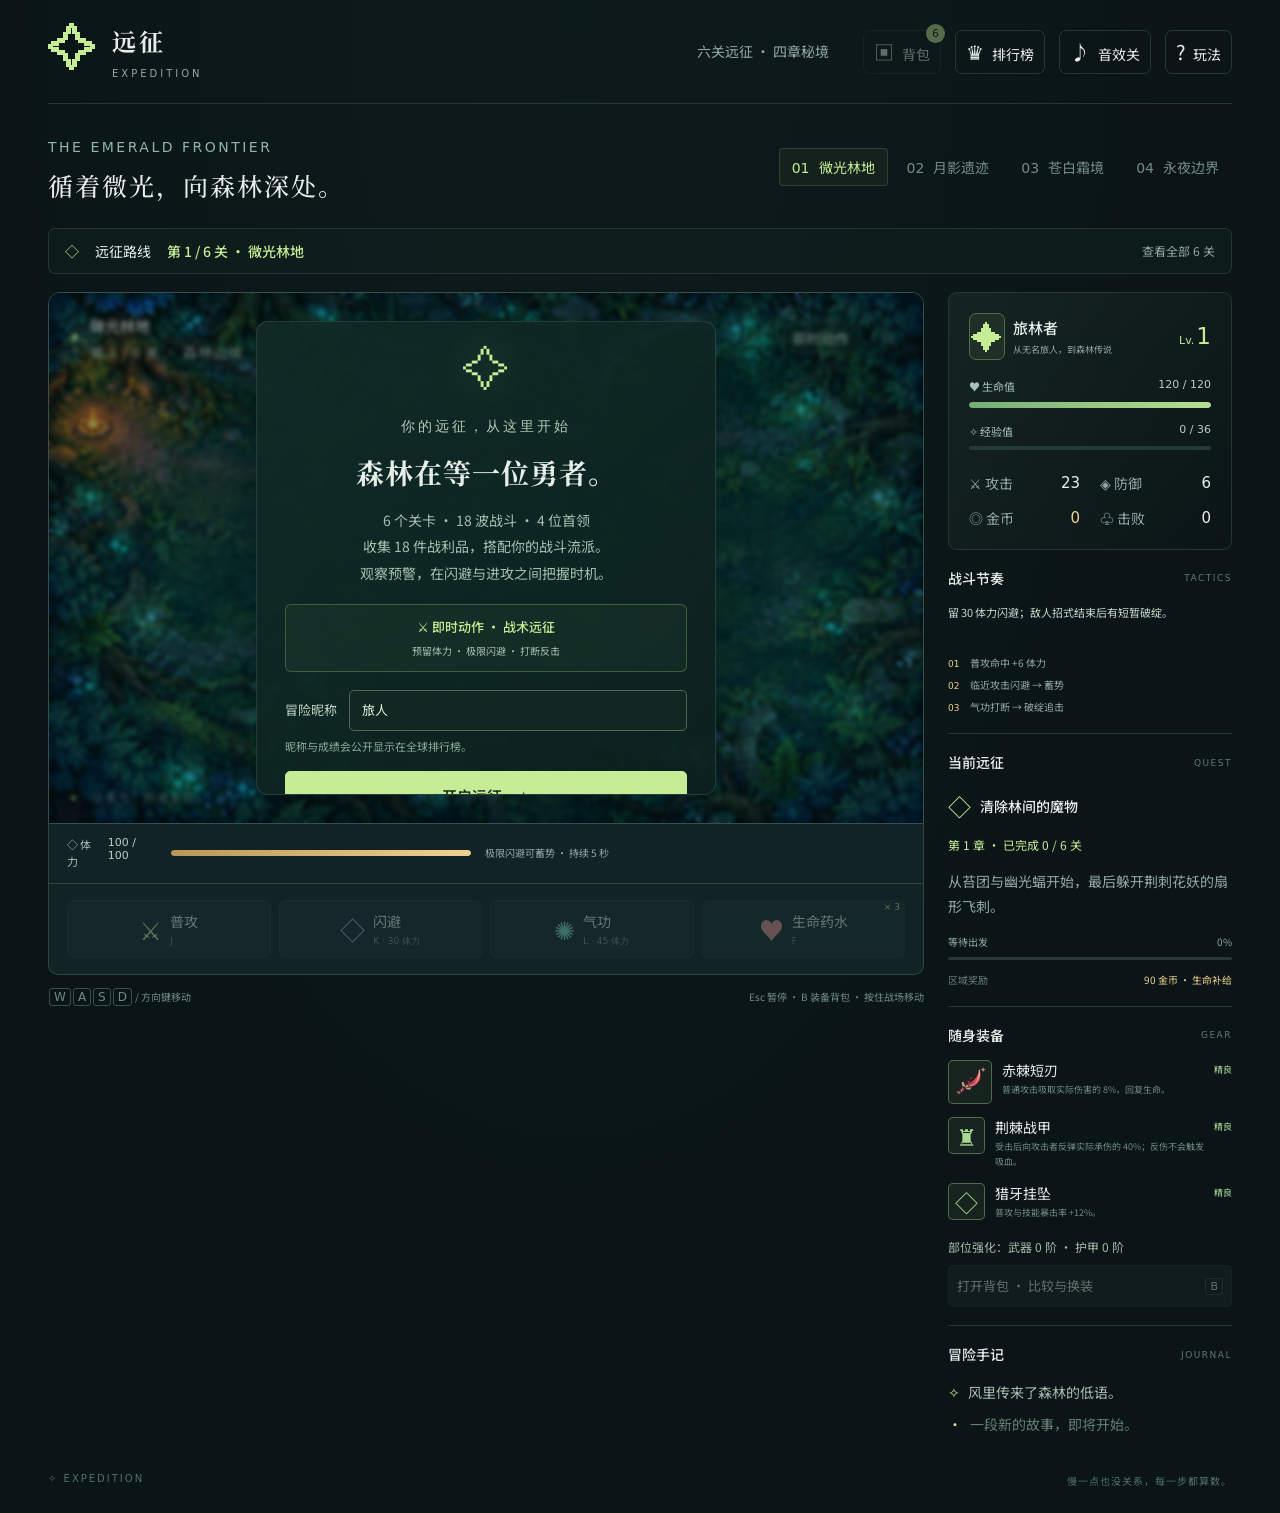
<file: mosslight/public/game/index.html>
<!doctype html>
<html lang="zh-CN">
<head>
<meta charset="UTF-8"><meta name="viewport" content="width=device-width,initial-scale=1,viewport-fit=cover">
<title>远征 · 森林冒险 RPG</title><meta name="description" content="跨越林地、遗迹、霜境与永夜，挑战6关、18波战斗和4位首领。收集18件特色装备，搭配吸血、雷击、反伤等流派；即时动作、体力调度、极限闪避与蓄力打断。">
<link rel="icon" type="image/svg+xml" href="data:image/svg+xml,%3Csvg xmlns='http://www.w3.org/2000/svg' viewBox='0 0 64 64'%3E%3Crect width='64' height='64' rx='16' fill='%230e2524'/%3E%3Cpath d='M17 44L32 11l15 33-15-7z' fill='%23b8e986'/%3E%3Cpath d='M32 31v23' stroke='%23b8e986' stroke-width='5'/%3E%3C/svg%3E">
<link rel="stylesheet" href="style.css?v=9"><script src="campaign.js?v=9" defer></script><script src="equipment.js?v=9" defer></script><script src="records.js?v=9" defer></script><script src="game.js?v=9" defer></script>
</head>
<body>
<div class="app">
<header class="header"><a class="brand" href="/" aria-label="远征首页"><span class="brand-mark">✧</span><span>远征<small>EXPEDITION</small></span></a><div class="header-right"><span class="chapter-label">六关远征 · 四章秘境</span><button id="open-bag" class="icon-button bag-toggle" aria-label="打开装备背包" title="装备背包 · B" disabled>▣<span>背包</span><b id="bag-badge">6</b></button><button id="open-rank" class="icon-button" aria-label="全球排行榜">♛<span>排行榜</span></button><button id="sound" class="icon-button" aria-label="开启音效" title="开启音效">♪<span>音效关</span></button><button id="help" class="icon-button" aria-label="操作说明">?<span>玩法</span></button></div></header>
<main>
<div class="expedition-heading"><div><span class="eyebrow">THE EMERALD FRONTIER</span><h1>循着微光，向森林深处。</h1></div><div class="chapter-chips" aria-label="冒险区域"><span class="active" id="zone-chip-0"><b>01</b> 微光林地</span><span id="zone-chip-1"><b>02</b> 月影遗迹</span><span id="zone-chip-2"><b>03</b> 苍白霜境</span><span id="zone-chip-3"><b>04</b> 永夜边界</span></div></div>
<details class="journey-details"><summary><span>远征路线</span><strong id="journey-progress">第 1 / 6 关 · 微光林地</strong><small>查看全部 6 关</small></summary><ol id="journey-list" class="journey-grid"></ol></details>
<div class="game-layout">
<section class="play-column" aria-label="冒险游戏">
<div class="game-frame" id="game-frame"><canvas id="game" width="1120" height="680" tabindex="0" aria-label="森林战场，用方向键或 WASD 移动，J 普攻，K 闪避，L 气功，F 喝药"></canvas>
<div class="game-top"><div class="location"><span class="location-dot"></span><div><strong id="location-title">微光林地</strong><small id="location-subtitle">第 1 区域 · 森林边境</small></div></div><div class="game-top-right"><span id="mode-badge">即时动作</span><button id="pause" aria-label="暂停游戏" title="暂停 · Esc">Ⅱ</button></div></div>
<div class="wave-info" id="wave-info" hidden><span id="wave-label">第一波</span><strong id="wave-progress">森林正在苏醒</strong></div>
<div class="boss-hud" id="boss-hud" hidden><span id="boss-name">古林守卫</span><div><i id="boss-health"></i></div></div>
<div class="toast" id="toast" role="status"></div><div id="overlay" class="overlay">
<div class="intro modal-card"><span class="intro-symbol">✧</span><p class="eyebrow">你的远征，从这里开始</p><h2>森林在等一位勇者。</h2><p class="intro-copy">6 个关卡 · 18 波战斗 · 4 位首领<br>收集 18 件战利品，搭配你的战斗流派。<br>观察预警，在闪避与进攻之间把握时机。</p><div class="combat-intro"><strong>⚔ 即时动作 · 战术远征</strong><span>预留体力 · 极限闪避 · 打断反击</span></div><label class="name-field" for="player-name">冒险昵称<input id="player-name" maxlength="16" placeholder="输入你的昵称" autocomplete="nickname" value="旅人"><small>昵称与成绩会公开显示在全球排行榜。</small></label><button id="start" class="primary">开启远征 <span>✧</span></button><p class="intro-hint">电脑键盘、鼠标和手机触控均可游玩</p></div>
</div>
<div class="touch-move" id="touch-move" aria-label="方向操作"><button data-move="up" aria-label="向上">▲</button><div><button data-move="left" aria-label="向左">◀</button><button data-move="down" aria-label="向下">▼</button><button data-move="right" aria-label="向右">▶</button></div></div><div class="arena-caption"><span>✦</span> 让勇气，照亮未知。</div>
</div>
<div class="combat-resources" aria-label="战斗资源"><div class="meter-label stamina-label"><span>◇ 体力</span><strong id="stamina-label">100 / 100</strong></div><div class="meter stamina"><i id="stamina-bar" style="width:100%"></i></div><p id="focus-status" class="focus-status">极限闪避可蓄势 · 持续 5 秒</p></div><div class="action-bar"><div class="action-prompt"><span id="combat-light" class="status-light"></span><div><strong id="combat-title">准备好出发了吗</strong><small id="combat-subtitle">观察预警 · 预留体力 · 破绽反击</small></div></div><div class="actions"><button id="attack" aria-keyshortcuts="J" disabled><span class="action-icon">⚔</span><span>普攻<kbd>J</kbd></span></button><button id="dash" aria-keyshortcuts="K" disabled><span class="action-icon blue">◇</span><span id="dash-title">闪避<kbd>K · 30 体力</kbd></span><small id="dash-cd"></small></button><button id="skill" aria-keyshortcuts="L" disabled><span class="action-icon cyan">✺</span><span>气功<kbd>L · 45 体力</kbd></span><small id="skill-cd"></small></button><button id="potion" disabled><span class="action-icon pink">♥</span><span>生命药水<kbd>F</kbd></span><small id="potion-count">× 3</small></button></div></div>
<div class="under-game"><span><kbd>W</kbd><kbd>A</kbd><kbd>S</kbd><kbd>D</kbd> / 方向键移动</span><span id="control-hint"><kbd>Esc</kbd> 暂停 · B 装备背包 · 按住战场移动</span></div>
</section>
<aside class="sidebar"><section class="hero-panel"><div class="hero-heading"><div class="avatar">✦</div><div><h2>旅林者</h2><p>从无名旅人，到森林传说</p></div><span class="level-badge">Lv.<b id="level">1</b></span></div><div class="meter-label"><span>♥ 生命值</span><strong id="health-label">120 / 120</strong></div><div class="meter hp"><i id="health-bar" style="width:100%"></i></div><div class="meter-label experience-label"><span>✧ 经验值</span><strong id="xp-label">0 / 36</strong></div><div class="meter xp"><i id="xp-bar" style="width:0%"></i></div><div class="stats-grid"><div><span>⚔ 攻击</span><b id="attack-stat">18</b></div><div><span>◈ 防御</span><b id="defense-stat">3</b></div><div><span>◎ 金币</span><b class="gold" id="gold-stat">0</b></div><div><span>♧ 击败</span><b id="kills-stat">0</b></div></div></section>
<section class="tactics-panel"><div class="section-label"><h2>战斗节奏</h2><span>TACTICS</span></div><p id="tactic-hint">留 30 体力闪避；敌人招式结束后有短暂破绽。</p><div class="tactic-steps"><span><b>01</b> 普攻命中 +6 体力</span><span><b>02</b> 临近攻击闪避 → 蓄势</span><span><b>03</b> 气功打断 → 破绽追击</span></div></section><section class="quest-panel"><div class="section-label"><h2>当前远征</h2><span>QUEST</span></div><div class="quest-title"><span>◇</span><h3 id="quest-title">初入微光林地</h3></div><p class="campaign-progress" id="campaign-progress">第 1 章 · 已完成 0 / 6 关</p><p id="quest-description">清除盘踞林间的魔物，寻找通往遗迹的道路。</p><div class="quest-progress"><span id="quest-count">等待出发</span><span id="quest-percent">0%</span></div><div class="meter quest"><i id="quest-bar" style="width:0%"></i></div><div class="reward"><span>区域奖励</span><strong id="reward-label">90 金币 · 生命补给</strong></div></section>
<section class="equipment-panel"><div class="section-label"><h2>随身装备</h2><span>GEAR</span></div><div class="equipment"><span class="equip-icon" id="weapon-glyph">⚔</span><div><strong id="weapon-name">旅人的短剑</strong><small id="weapon-description">平凡的起点，不平凡的旅程</small></div><span class="rarity" id="weapon-rarity">精良</span></div><div class="equipment"><span class="equip-icon armor" id="armor-glyph">♜</span><div><strong id="armor-name">苔色斗篷</strong><small id="armor-description">森林会庇护勇敢的人</small></div><span class="rarity" id="armor-rarity">初始</span></div><div class="equipment"><span class="equip-icon" id="charm-glyph">◇</span><div><strong id="charm-name">猎牙挂坠</strong><small id="charm-description">普攻与技能暴击率 +12%。</small></div><span class="rarity" id="charm-rarity">精良</span></div><p class="gear-training" id="gear-training">部位强化：武器 0 阶 · 护甲 0 阶</p><button class="secondary" id="open-bag-sidebar" disabled>打开背包 · 比较与换装 <kbd>B</kbd></button></section>
<section class="journal-panel"><div class="section-label"><h2>冒险手记</h2><span>JOURNAL</span></div><ol id="journal"><li><span>✧</span> 风里传来了森林的低语。</li><li class="muted"><span>·</span> 一段新的故事，即将开始。</li></ol></section>
</aside></div></main>
<footer><span>✧ EXPEDITION</span><span>慢一点也没关系，每一步都算数。</span></footer>
</div>
<dialog id="help-dialog"><button class="dialog-close" id="close-help" aria-label="关闭说明">×</button><span class="eyebrow">冒险指南</span><h2>带上勇气，就够了。</h2><p><b>即时动作：</b>WASD / 方向键移动，或按住战场移动。J 普攻，K 闪避，L 气功，F 喝药。</p><p><b>体力调度：</b>闪避消耗 30、气功消耗 45 体力。普攻不耗体力，每次命中回复 6 点；消耗体力后 0.7 秒开始每秒恢复 16 点。保留闪避所需的体力，避免连续出招后无路可退。</p><p><b>极限闪避：</b>在预警即将落下、飞弹即将命中或近战攻击即将出手时闪避，获得 5 秒「蓄势」并返还 15 体力。蓄势强化下一次气功，伤害 +50%，并可打断首领蓄力。</p><p><b>打断与破绽：</b>普通气功可以打断魔物的蓄力；首领需要蓄势气功才能打断。打断后敌人短暂停顿、暴露破绽 2 秒；招式结束后也会出现短暂破绽。金色光环期间所受伤害 +25%，符甲减伤失效，抓住时机普攻追击。</p><p><b>成长：</b>击败敌人获得经验与金币，升级时选择一项强化。每关结束都能在营地补给，武器与护甲可逐步强化至 6 阶。月影灵会远程攻击，符甲哨兵拥有减伤护甲。</p><p><b>新魔物：</b>裂蹄蛮兽沿预警路线冲撞，向侧面闪开；荆刺花妖蓄力后扇形散射，绕到侧翼；熔核甲虫原地蓄力爆炸，先离开光圈。气功范围有限，需要结合走位选择打断目标。</p><p><b>装备：</b>按 B 或点击背包，比较并穿戴武器、护甲、饰品。开局附赠赤棘短刃、荆棘战甲、猎牙挂坠。魔物随机掉落装备，首领必掉专属奖励；营地购买新武器后会自动装备并切换外观；旧武器保留在背包，多余装备可出售。部位强化保留，换装不回血、不重置冷却。打开背包会暂停战斗。</p><p><b>目标：</b>完成四章共 6 个关卡、18 波战斗，在第 2、4、5、6 关挑战首领。手机上使用左下方向键及底部技能按钮。</p><p>战败后可从本关起点重试，保留入关时的等级和装备。离开或刷新页面会结束本次远征。按 Esc 或右上角按钮可暂停。</p><button id="help-ok" class="primary">明白了</button></dialog>
<dialog id="equipment-dialog" class="equipment-dialog" aria-labelledby="bag-title"><div class="bag-header"><div><span class="eyebrow">TRAVELER'S COLLECTION</span><h2 id="bag-title">旅人的行囊</h2><p>换一件装备，换一种战斗方式。</p></div><button class="dialog-close" id="close-bag" aria-label="关闭装备背包">×</button><div class="bag-counters"><span id="bag-count">6 件装备</span><b id="bag-gold">0 金币</b></div></div><div class="bag-loadout" id="bag-loadout"></div><div class="bag-filters" aria-label="按装备部位筛选"><button data-bag-filter="all" class="active" aria-pressed="true">全部</button><button data-bag-filter="weapon" aria-pressed="false">武器</button><button data-bag-filter="armor" aria-pressed="false">护甲</button><button data-bag-filter="charm" aria-pressed="false">饰品</button></div><div class="bag-layout"><div class="bag-grid" id="bag-grid"></div><section class="bag-detail" id="bag-detail" aria-live="polite"></section></div></dialog>
<dialog id="rank-dialog" class="rank-dialog" aria-labelledby="rank-title"><button class="dialog-close" id="close-rank" aria-label="关闭排行榜">×</button><span class="eyebrow">HALL OF ADVENTURERS</span><h2 id="rank-title">远征 · 全球排行榜</h2><p>每一场冒险，都值得被记住。</p><div class="rank-tabs"><button data-rank-view="global" class="active" aria-pressed="true">全球排行</button><button data-rank-view="history" aria-pressed="false">我的战绩</button></div><div class="rank-toolbar"><div class="rank-modes"><button data-rank-mode="action" class="active" aria-pressed="true">即时动作</button></div><button class="secondary" id="rank-reload">刷新</button></div><p id="rank-scope"></p><p id="rank-message" role="status"></p><ol id="rank-list" class="rank-list"></ol><p id="rank-pending"></p><button class="secondary" id="retry-pending" hidden>补传战绩</button><p class="rank-rules">计分：每完成一关 +1000，击败一只魔物 +10，每级 +25；通关额外 +2000，并按用时获得最高 1000 的效率奖励。 同分时先完成者在前。昵称相同的成绩不合并。</p></dialog></body></html>
</file>
<file: mosslight/public/game/style.css>
@import url('https://fonts.googleapis.com/css2?family=Noto+Sans+SC:wght@400;500;600;700&family=Noto+Serif+SC:wght@500;600;700;900&display=swap');
:root{color-scheme:dark;--bg:#0b1517;--panel:#101e20;--line:#263638;--text:#e6eeea;--muted:#92a8a7;--green:#c6ec95;--teal:#75d6bb;--gold:#efd291;--danger:#df857e}*{box-sizing:border-box}body{margin:0;background:radial-gradient(ellipse at 45% 0,#18302d33,transparent 60%),var(--bg);color:var(--text);font:14px/1.6 'Noto Sans SC',system-ui,sans-serif}button,a{-webkit-tap-highlight-color:transparent}button{font:inherit;cursor:pointer;color:inherit;border:1px solid var(--line);background:#18282a;transition:background .18s,border-color .18s,transform .18s}button:hover:not(:disabled){background:#2c4040;border-color:#6c8c7c}button:active:not(:disabled){transform:translateY(1px)}button:disabled{opacity:.4;cursor:not-allowed}button:focus-visible,a:focus-visible,canvas:focus-visible{outline:2px solid var(--green);outline-offset:4px}[hidden]{display:none!important}.app{max-width:1568px;margin:auto;padding:0 48px}.header{height:104px;display:flex;align-items:center;justify-content:space-between;border-bottom:1px solid var(--line)}.brand{display:flex;gap:13px;align-items:center;color:var(--text);text-decoration:none;font-family:'Noto Serif SC',serif;font-size:24px;font-weight:700;letter-spacing:3px}.brand-mark{font-family:serif;color:var(--green);font-size:48px;line-height:1}.brand small{display:block;font:10px/1.5 system-ui;letter-spacing:3px;color:var(--muted);margin-top:5px}.header-right{display:flex;align-items:center;gap:14px}.chapter-label{color:var(--muted);margin-right:20px;font-size:13px}.icon-button{background:transparent;border-radius:7px;min-width:38px;padding:5px 10px;font-size:20px}.icon-button span{font-size:12px;margin-left:8px}.expedition-heading{display:flex;justify-content:space-between;align-items:end;margin:29px 0 23px;gap:20px}.eyebrow{font:10px/1.5 system-ui;letter-spacing:2.5px;color:#92b5a9}.expedition-heading h1{font-family:'Noto Serif SC',serif;font-weight:500;font-size:25px;letter-spacing:2px;margin:6px 0 0}.chapter-chips{display:flex;gap:6px;padding-bottom:3px}.chapter-chips span{font-size:12px;padding:7px 12px;color:#73898a;border:1px solid transparent;border-radius:4px}.chapter-chips b{margin-right:6px;font:11px system-ui}.chapter-chips .active{color:var(--green);background:#c6ec950b;border-color:#c6ec9526}.chapter-chips .complete{color:#abd6c5}.game-layout{display:grid;grid-template-columns:minmax(0,1fr) 284px;gap:24px}.play-column{min-width:0}.game-frame{position:relative;overflow:hidden;border:1px solid #38504a;border-radius:12px 12px 0 0;background:radial-gradient(ellipse at center,#2a4d35,#102a28 75%);aspect-ratio:1120/680;isolation:isolate}canvas{display:block;width:100%;height:100%;touch-action:none;outline:none}.game-top{position:absolute;top:20px;left:22px;right:18px;display:flex;justify-content:space-between;align-items:center;pointer-events:none;z-index:2}.location{display:flex;gap:12px;align-items:center}.location strong{font-size:15px;font-weight:500;text-shadow:0 2px 6px #000}.location small{font-size:10px;color:#bbc9c1;display:block;letter-spacing:1px;margin-top:2px}.location-dot{width:7px;height:7px;background:var(--green);border-radius:50%;box-shadow:0 0 12px #c6ec9580}.game-top-right{display:flex;align-items:center;gap:12px}.game-top-right>span{font-size:11px;color:#cfe5d9;border:1px solid #91bdaa40;border-radius:20px;padding:3px 10px;background:#0b211980}.game-top-right button{pointer-events:auto;width:33px;height:33px;border-radius:7px;background:#08191480}.arena-caption{position:absolute;bottom:16px;left:20px;color:#c9decb8c;font-size:11px;letter-spacing:2px;pointer-events:none}.arena-caption span{color:var(--green);padding-right:8px}.overlay{position:absolute;inset:0;display:grid;place-items:center;background:#061a1970;z-index:5;padding:28px;backdrop-filter:blur(2px)}.modal-card{text-align:center;max-width:460px;width:100%;padding:24px 28px;border:1px solid #9aba962a;background:linear-gradient(140deg,#112b27ee,#0c211fef);border-radius:12px;box-shadow:0 20px 90px #0005}.intro-symbol{display:block;font-family:serif;font-size:47px;line-height:1.1;color:var(--green);text-shadow:0 0 40px #b6e27f50;margin-bottom:18px}.modal-card .eyebrow{font-size:11px;letter-spacing:3px;color:#b4c8b9}.modal-card h2{font-family:'Noto Serif SC',serif;font-size:28px;line-height:1.5;letter-spacing:1px;margin:10px 0 13px}.intro-copy{color:#a8bfb3;font-size:13px;line-height:1.9}.primary{width:100%;padding:12px 22px;border-radius:5px;border:1px solid #c6ec95;background:var(--green);color:#193020;font-weight:600;font-size:15px}.primary:hover:not(:disabled){background:#d8f4b8;border-color:#d8f4b8}.primary span{margin-left:12px}.intro-hint{font-size:10px;color:#748f80;margin:13px 0 0}.action-bar{display:flex;align-items:center;justify-content:space-between;gap:12px;background:#122326;border:1px solid #304540;border-top:0;border-radius:0 0 10px 10px;padding:16px 18px}.action-prompt{display:flex;gap:9px;align-items:center;flex-shrink:0}.status-light{width:6px;height:6px;border-radius:50%;background:var(--green)}.action-prompt strong{font-size:12px;font-weight:500;display:block}.action-prompt small{font-size:10px;color:var(--muted)}.actions{display:flex;gap:8px}.actions button{position:relative;display:flex;align-items:center;gap:8px;text-align:left;padding:8px 11px;min-width:85px;border-radius:6px;background:#1b2e30}.action-icon{font-size:25px;color:#ceeaa7}.actions button>span:not(.action-icon){font-size:12px;white-space:nowrap}.actions kbd{display:block;background:none;border:0;padding:0;line-height:1.3;margin-top:3px;font-size:9px;color:#7f9998}.actions small{position:absolute;right:4px;top:1px;font:9px system-ui;color:var(--gold)}.action-icon.cyan{color:#7bdcc5}.action-icon.blue{color:#9bbdea}.action-icon.pink{color:#e69898}.under-game{display:flex;justify-content:space-between;gap:16px;color:#6f8a87;margin-top:14px;font-size:10px}.under-game kbd{font-size:10px;margin:0 1px}.sidebar{display:flex;flex-direction:column;gap:17px}.sidebar section{border-bottom:1px solid var(--line);padding-bottom:18px}.hero-panel{background:linear-gradient(130deg,#1d302a88,transparent);border:1px solid var(--line);border-radius:9px;padding:20px!important}.hero-heading{display:flex;align-items:center;gap:10px;margin-bottom:22px}.avatar{display:grid;place-items:center;flex-shrink:0;width:43px;height:47px;border:1px solid #536c47;background:#c6ec9510;color:var(--green);font-family:serif;font-size:32px;border-radius:7px}.hero-heading h2{font-size:15px;margin:0;font-weight:500}.hero-heading p{font-size:9px;color:var(--muted);margin:3px 0 0;white-space:nowrap}.level-badge{font:11px system-ui;color:var(--green);margin-left:auto;white-space:nowrap}.level-badge b{font-size:23px;margin-left:2px;font-weight:500}.meter-label{display:flex;justify-content:space-between;font-size:11px;color:#a7c0b8;margin-bottom:6px}.meter-label strong{font:11px system-ui;color:#bbccc4}.meter{height:6px;background:#263936;border-radius:4px;overflow:hidden}.meter i{display:block;height:100%;border-radius:4px;transition:width .2s}.hp i{background:linear-gradient(90deg,#74ae75,#b7df90)}.experience-label{margin-top:15px}.xp{height:4px}.xp i{background:#72b9c2}.stats-grid{display:grid;grid-template-columns:1fr 1fr;gap:12px 28px;margin-top:22px}.stats-grid div{display:flex;justify-content:space-between;align-items:center}.stats-grid span{font-size:11px;color:var(--muted)}.stats-grid b{font:15px system-ui}.gold{color:var(--gold)}.section-label{display:flex;justify-content:space-between;align-items:center;margin-bottom:14px}.section-label h2{font-size:13px;font-weight:500;margin:0}.section-label>span{font:9px system-ui;letter-spacing:1.5px;color:#5f7778}.quest-title{display:flex;gap:9px;align-items:center}.quest-title>span{color:var(--green);font-size:23px}.quest-title h3{font-weight:500;font-size:13px;margin:0}.quest-panel p{font-size:11px;color:var(--muted);line-height:1.8;margin:7px 0 14px}.quest-progress{display:flex;justify-content:space-between;font-size:10px;color:#8eaaa1;margin-bottom:7px}.quest{height:3px}.quest i{background:var(--green)}.reward{display:flex;justify-content:space-between;margin-top:12px;font-size:10px}.reward span{color:#697f7b}.reward strong{font-weight:400;color:var(--gold)}.equipment{display:flex;align-items:center;gap:10px;margin-top:13px}.equip-icon{display:grid;place-items:center;flex-shrink:0;width:37px;height:37px;background:#d4e8910b;border:1px solid #4f5c3f;border-radius:5px;font-size:23px;color:#c4d59b}.equip-icon.armor{color:#8db9b8;border-color:#3e5555;background:#8db9b809}.equipment strong{display:block;font-weight:400;font-size:11px}.equipment small{display:block;font-size:9px;color:#6f8b83;margin-top:2px}.rarity{font-size:9px;color:#728778;margin-left:auto;white-space:nowrap}.journal-panel{border-bottom:0!important;padding-bottom:0!important}#journal{list-style:none;padding:0;margin:0}#journal li{font-size:11px;color:#a8bcb2;line-height:1.8;margin:7px 0;display:flex;gap:8px}#journal li span{color:var(--green)}#journal li.muted{color:#637e73}footer{display:flex;justify-content:space-between;padding:29px 0 24px;color:#526f69;font-size:10px;letter-spacing:1px}footer span:first-child{font:10px system-ui;letter-spacing:2px}.wave-info{position:absolute;top:83px;left:22px;pointer-events:none}.wave-info span{display:block;font-size:10px;color:#b8d5b6}.wave-info strong{display:block;font-weight:400;font-size:13px;color:#e0eadc;text-shadow:0 2px 5px #000;margin-top:2px}.toast{position:absolute;top:24%;left:50%;transform:translateX(-50%);background:#0a2327e6;border:1px solid #92bb9460;border-radius:30px;padding:9px 20px;font-size:13px;color:#dfefce;white-space:nowrap;opacity:0;pointer-events:none;z-index:7;transition:opacity .3s}.toast.show{opacity:1}.boss-hud{position:absolute;top:78px;width:38%;left:31%;text-align:center;pointer-events:none}.boss-hud span{font-size:12px;letter-spacing:2px;text-shadow:0 1px 5px #000}.boss-hud div{margin-top:5px;height:7px;background:#281f27;border:1px solid #bd898470;border-radius:5px;overflow:hidden}.boss-hud i{display:block;height:100%;background:#d88982;transition:width .2s}.touch-move{display:none;position:absolute;bottom:22px;left:16px;text-align:center;z-index:3;touch-action:none}.touch-move button{width:40px;height:40px;border-radius:6px;margin:2px;background:#112d24bd;border-color:#8eae8460;color:#d5e8c1;touch-action:none}.touch-move>button{margin-bottom:0}.touch-move>div{display:flex}.upgrade-list{display:grid;gap:9px;margin:18px 0}.upgrade-list button{display:flex;align-items:center;gap:16px;text-align:left;padding:14px 17px;border-radius:7px}.upgrade-list .upgrade-icon{font-size:27px;color:var(--green);width:33px;text-align:center}.upgrade-list strong{display:block;font-size:14px;font-weight:500}.upgrade-list small{display:block;font-size:11px;color:var(--muted);margin-top:3px}.modal-card>p{font-size:13px;color:#a6bfb1}.secondary{border-radius:5px;padding:10px 18px;width:100%;margin-top:10px}.result-stats{display:flex;justify-content:space-around;padding:17px 0;margin:15px 0;border-top:1px solid var(--line);border-bottom:1px solid var(--line)}.result-stats b{display:block;font:24px system-ui;color:var(--green)}.result-stats span{font-size:11px;color:var(--muted)}.shop-grid{display:grid;grid-template-columns:1fr 1fr;gap:8px;margin:16px 0}.shop-grid button{font-size:12px;border-radius:6px;padding:10px}.shop-grid small{display:block;font-size:10px;color:var(--gold);margin-top:3px}.shop-balance{font-size:12px;color:var(--gold)!important}dialog{position:fixed;border:1px solid #567967;max-width:510px;width:calc(100% - 32px);border-radius:12px;padding:30px;background:#142b27;color:var(--text);box-shadow:0 30px 100px #0009}dialog::backdrop{background:#041412c9;backdrop-filter:blur(5px)}dialog h2{font-family:'Noto Serif SC',serif;font-size:26px}dialog p{font-size:14px;color:#b9ccc0;line-height:1.9}.dialog-close{position:absolute;right:13px;top:10px;font-size:25px;border:0;background:transparent}kbd{font:11px system-ui;border:1px solid #38504a;border-radius:3px;padding:1px 4px}.flash{animation:flash .5s}@keyframes flash{50%{box-shadow:0 0 35px #bce88a80}}@media(min-width:1600px){.app{padding:0 54px}.game-layout{grid-template-columns:minmax(0,1fr) 302px}.sidebar{gap:22px}.game-frame{aspect-ratio:1120/720}.hero-panel{padding:23px!important}}@media(max-width:1200px){.app{padding:0 26px}.game-layout{grid-template-columns:minmax(0,1fr) 250px;gap:20px}.chapter-chips span{padding:7px 8px}.action-prompt{display:none}.actions{width:100%;justify-content:space-between}.actions button{flex:1;min-width:0}.hero-heading p{font-size:8px}.hero-panel{padding:15px!important}.modal-card{max-width:405px;padding:20px}.intro-symbol{font-size:35px;margin-bottom:10px}.modal-card h2{font-size:25px}.intro-copy{margin:8px 0}.game-frame{aspect-ratio:1.48}.chapter-label{display:none}}@media(max-width:920px){.game-layout{grid-template-columns:1fr}.sidebar{display:grid;grid-template-columns:1fr 1fr;gap:22px}.game-frame{aspect-ratio:1.65}.equipment-panel,.journal-panel{border-bottom:0!important}.hero-heading p{font-size:10px}.chapter-chips span{font-size:11px}.expedition-heading h1{font-size:22px}.actions button{justify-content:center}.action-prompt{display:flex}.actions{width:auto}.actions button{min-width:96px}.header{height:87px}.intro{max-width:430px}}@media(max-width:650px){.app{padding:0 14px}.header{height:77px}.brand{font-size:21px;gap:8px}.brand-mark{font-size:39px}.brand small{font-size:8px;letter-spacing:2px}.header-right{gap:8px}.icon-button{padding:4px 9px}.icon-button span{display:none}.expedition-heading{margin:22px 0 15px;display:block}.expedition-heading .eyebrow{font-size:9px}.expedition-heading h1{font-size:21px;margin-bottom:13px}.chapter-chips{gap:10px}.chapter-chips span{padding:5px 8px;flex:1;white-space:nowrap;text-align:center}.game-frame{aspect-ratio: .87;min-height:420px;max-height:600px}.game-top{top:14px;left:14px;right:12px}.location strong{font-size:13px}.location small{font-size:9px}.game-top-right>span{font-size:10px;padding:2px 7px}.game-top-right{gap:7px}.location{gap:7px}.game-top-right button{width:28px;height:28px}.overlay{padding:14px}.modal-card{padding:23px 17px}.modal-card h2{font-size:25px}.intro-symbol{font-size:44px;margin-bottom:19px}.intro-copy{font-size:12px}.intro-hint{font-size:9px}.action-bar{padding:10px 7px}.action-prompt{display:none}.actions{width:100%;gap:5px}.actions button{min-width:0;padding:8px 5px;gap:5px}.actions .action-icon{font-size:22px}.actions button>span:not(.action-icon){font-size:11px}.actions kbd{font-size:8px}.under-game{font-size:9px;gap:8px}.under-game>span:last-child{display:none}.sidebar{gap:17px 13px;margin-top:7px}.hero-panel{grid-column:1/-1}.hero-heading{margin-bottom:16px}.hero-heading p{font-size:11px}.stats-grid{grid-template-columns:repeat(4,1fr);gap:13px}.stats-grid div{flex-direction:column;gap:4px}.hero-heading h2{font-size:16px}.meter-label{font-size:12px}.meter-label strong{font-size:12px}.equipment-panel{grid-column:1/-1;grid-row:3;display:flex;flex-wrap:wrap;gap:0 22px}.equipment-panel .section-label{width:100%;margin-bottom:2px}.equipment{flex:1}.equipment small{font-size:8px}.journal-panel{grid-column:2;grid-row:2}.touch-move{display:block}.arena-caption{display:none}.wave-info{top:68px;left:15px}.boss-hud{top:65px;width:50%;left:25%}.boss-hud~.wave-info{top:90px}.toast{font-size:11px;max-width:94%;white-space:normal;text-align:center}.modal-card h2{font-size:24px}.upgrade-list button{padding:10px}.shop-grid button{padding:9px}.result-stats{padding:13px 0}footer{font-size:9px;padding:24px 0;gap:15px}footer span:first-child{font-size:8px;letter-spacing:1px}footer span:last-child{font-size:8px}}@media(prefers-reduced-motion:reduce){*{animation:none!important;transition:none!important}}

/* Readable labels and a battlefield that keeps touch actions in view. */
body{font-size:16px}.intro-copy{font-size:16px}.modal-card>p{font-size:14px}.eyebrow,.brand small,.chapter-label,.icon-button span,.chapter-chips span,.chapter-chips b,.location small,.game-top-right>span,.modal-card .eyebrow,.action-prompt strong,.actions button>span:not(.action-icon),.stats-grid span,.section-label h2,.quest-title h3,.quest-panel p,.equipment strong,#journal li,.shop-grid button{font-size:14px}.hero-heading p{white-space:normal;line-height:1.5}.hero-heading{gap:8px}.hero-heading .avatar{width:36px}.hero-heading{margin-bottom:18px}.stats-grid{gap:12px 20px}.equipment small{line-height:1.5}.equipment{align-items:flex-start}.rarity{margin-top:3px}.modal-card{max-height:100%;overflow-y:auto}.actions button{min-height:54px}.under-game{flex-wrap:wrap}.under-game kbd{font-size:12px}.action-prompt{display:none}.actions{width:100%}.actions button{flex:1;justify-content:center}.brand small{font-size:10px}
@media(max-width:650px){.game-frame{height:clamp(340px,calc(100svh - 310px),520px);aspect-ratio:auto;min-height:340px}.game-frame:has(.intro){height:470px;min-height:470px}.game-top{left:12px;right:10px}.location small{font-size:12px;letter-spacing:0}.location strong{font-size:14px}.game-top-right>span{font-size:12px}.game-top-right{gap:5px}.location-dot{display:none}.overlay{padding:12px}.modal-card{padding:16px}.modal-card h2{font-size:23px}.modal-card .intro-symbol{font-size:32px;margin-bottom:10px}.modal-card .eyebrow{letter-spacing:1px}.intro-copy{font-size:14px}.intro-hint{font-size:12px}.actions button{min-width:0;padding:7px 3px;gap:3px;flex-direction:column}.actions .action-icon{font-size:20px;line-height:1}.actions button>span:not(.action-icon){font-size:12px;line-height:1.4}.actions kbd{display:none}.action-bar{padding:7px}.chapter-chips{gap:4px}.chapter-chips span{padding:5px 3px;font-size:12px}.equipment-panel{display:block}.equipment{margin-top:13px}.equipment small{font-size:12px}.quest-panel p{font-size:14px}.journal-panel #journal li{font-size:13px}footer span:last-child{font-size:12px}footer span:first-child{font-size:10px;line-height:1.8}.brand small{font-size:10px}.upgrade-list{margin:12px 0}.upgrade-list button{padding:9px}.upgrade-list small{font-size:12px}.toast{font-size:12px}.chapter-chips b{font-size:12px;margin-right:4px}}

/* Campaign route: readable at every chapter and viewport. */
.journey-details{border:1px solid var(--line);border-radius:7px;margin:0 0 18px;background:#12232166}.journey-details summary{cursor:pointer;display:flex;align-items:center;gap:16px;padding:11px 16px;font-size:14px;list-style:none}.journey-details summary::before{content:'◇';color:var(--green)}.journey-details summary strong{font-size:14px;font-weight:500;color:var(--green)}.journey-details summary small{margin-left:auto;font-size:12px;color:var(--muted)}.journey-details[open] summary{border-bottom:1px solid var(--line)}.journey-grid{display:grid;grid-template-columns:repeat(4,1fr);gap:10px;list-style:none;padding:16px;margin:0}.journey-grid li{display:grid;grid-template-columns:27px 1fr;gap:2px 8px;padding:10px 12px;border:1px solid var(--line);border-radius:5px;color:#91a6a0;font-size:14px}.journey-grid li b{grid-row:span 2;font:16px/1.7 system-ui;color:#8daa9b}.journey-grid li small{font-size:12px;color:#81988e}.journey-grid li.current{border-color:#b8d58c;background:#b5d88812;color:var(--green)}.journey-grid li.cleared{color:#b1d6c4;border-color:#446252}.journey-grid li.cleared b{font-size:0}.journey-grid li.cleared b::after{content:'✓';font-size:18px;color:var(--green)}.campaign-progress{color:var(--green)!important;font-size:12px!important;margin-top:9px!important}.chapter-chips{flex-wrap:wrap;justify-content:flex-end}.chapter-chips span{white-space:nowrap}.boss-hud{width:42%;left:29%;top:75px}.boss-hud span{font-size:14px}.expedition-heading{align-items:center}.journey-details summary:focus-visible{outline:2px solid var(--green);outline-offset:3px}
@media(max-width:920px){.expedition-heading{flex-wrap:wrap}.journey-grid{grid-template-columns:repeat(3,1fr)}}
@media(max-width:650px){.chapter-chips{display:grid;grid-template-columns:repeat(4,1fr);gap:3px}.chapter-chips span{font-size:12px;white-space:normal;padding:5px 2px}.chapter-chips b{display:block;margin:0 0 1px}.journey-details{margin-bottom:12px}.journey-details summary{gap:8px;padding:9px 10px;font-size:12px}.journey-details summary strong{font-size:12px}.journey-details summary small{font-size:0}.journey-details summary small::after{content:'展开';font-size:12px}.journey-details[open] summary small::after{content:'收起'}.journey-grid{grid-template-columns:repeat(2,1fr);gap:7px;padding:10px}.journey-grid li{padding:8px;font-size:13px;grid-template-columns:23px 1fr;gap:1px 5px}.game-frame{height:clamp(320px,calc(100svh - 360px),500px);min-height:320px}.boss-hud{top:92px;width:65%;left:17.5%}.location small{font-size:11px}.wave-info{top:63px}.boss-hud span{font-size:12px}.game-frame:has(.intro){height:470px;min-height:470px}.intro-copy{line-height:1.8}}
/* Equipment collection: clear rarity, side-by-side totals, and real loadout choices. */
.rarity-common{--rarity:#a7b6ac}.rarity-uncommon{--rarity:#a8d894}.rarity-rare{--rarity:#8fc5f5}.rarity-epic{--rarity:#cfadef}.rarity-legendary{--rarity:#f1cd87}.rarity[class*="rarity-"],.equip-icon[class*="rarity-"]{color:var(--rarity)}.equip-icon[class*="rarity-"]{border-color:color-mix(in srgb,var(--rarity) 40%,transparent);background:color-mix(in srgb,var(--rarity) 7%,transparent)}.equipment>div{min-width:0;flex:1}.equipment strong{line-height:1.5}.equipment small{display:-webkit-box;-webkit-line-clamp:2;-webkit-box-orient:vertical;overflow:hidden;line-height:1.65}.gear-training{font-size:12px;color:#a6b9aa;margin:17px 0 8px}#open-bag-sidebar{font-size:13px;padding:10px 8px;margin:0;display:flex;justify-content:space-between;align-items:center}.bag-toggle{position:relative}.bag-toggle b{position:absolute;right:-5px;top:-7px;min-width:19px;height:19px;padding:0 4px;background:var(--green);color:#122619;border-radius:10px;font:11px/19px system-ui}.equipment-dialog{max-width:1040px;width:calc(100% - 36px);max-height:90svh;padding:26px;background:linear-gradient(135deg,#132b27,#10201f);overflow-y:auto}.bag-header{position:relative;display:flex;justify-content:space-between;align-items:center;padding-right:35px;gap:16px;margin-bottom:22px}.bag-header h2{margin:5px 0;font-size:27px}.bag-header p{margin:0;font-size:14px;color:#8eaaa0}.bag-header .dialog-close{right:-13px;top:-16px}.bag-counters{display:flex;flex-direction:column;align-items:flex-end;gap:6px;font-size:13px;white-space:nowrap}.bag-counters b{font-weight:500;color:var(--gold)}.bag-loadout{display:grid;grid-template-columns:repeat(3,1fr);gap:12px;margin:0 0 20px}.loadout-slot{display:flex;align-items:center;gap:12px;border:1px solid #405446;border-left:3px solid var(--rarity);border-radius:7px;padding:12px;background:#04161135}.gear-glyph{font:32px/1.2 serif;color:var(--rarity,var(--green));width:40px;flex-shrink:0;text-align:center}.loadout-slot strong{font-size:14px;font-weight:500;display:block;line-height:1.5}.loadout-slot small{display:block;font-size:12px;color:#87a096;margin-bottom:3px}.bag-filters{display:flex;gap:8px;margin-bottom:16px}.bag-filters button{font-size:14px;border-radius:5px;padding:7px 18px;background:transparent}.bag-filters button.active{color:var(--green);border-color:#98bb7580;background:#c6ec9510}.bag-layout{display:grid;grid-template-columns:minmax(0,1fr) 300px;gap:22px;align-items:start}.bag-grid{display:grid;grid-template-columns:repeat(3,minmax(0,1fr));gap:10px;max-height:430px;overflow-y:auto;padding:2px}.bag-item{position:relative;display:flex;flex-direction:column;align-items:flex-start;min-height:132px;border-radius:6px;border:1px solid #324940;border-top:2px solid var(--rarity);padding:12px;background:#0a201c;text-align:left}.bag-item:hover:not(:disabled){border-color:var(--rarity);background:#203b2c}.bag-item.selected{border-color:var(--rarity);box-shadow:inset 0 0 0 1px var(--rarity);background:#24433566}.bag-item .gear-glyph{margin-bottom:9px;align-self:flex-start;width:auto}.item-name{font-size:14px;line-height:1.6;color:#e4ecdf}.bag-item small{font-size:12px;color:var(--rarity)}.item-tag{position:absolute;top:10px;right:9px;font-size:11px;color:#96b9a4}.bag-detail{padding:18px;border:1px solid #42594a;background:#091a1580;border-radius:8px;position:sticky;top:0}.detail-heading{display:flex;align-items:center;gap:12px}.detail-heading h3{font-size:20px;margin:3px 0;color:var(--rarity);font-family:'Noto Serif SC',serif}.detail-heading small{font-size:12px;color:var(--rarity)}.bag-detail .item-statline{color:#d4decb;font-size:13px;margin:16px 0 8px}.bag-detail .item-effect{font-size:14px;line-height:1.9;margin:0 0 17px;color:#adbfad}.gear-comparison{border-top:1px solid #334b3d;border-bottom:1px solid #334b3d;padding:10px 0;margin:15px 0}.gear-comparison>div{display:grid;grid-template-columns:1fr auto 37px;gap:10px;align-items:center;font-size:13px;padding:4px 0;color:#a8bcad}.gear-comparison b{font:14px system-ui;color:#e0ebd8}.gear-comparison small{font:12px system-ui;color:#82988a;text-align:right}.gear-comparison .positive{color:#c6ec95}.gear-comparison .negative{color:#efaa96}.comparison-arrow{color:#668873;margin:0 6px}.replacing small{font-size:12px;color:#89a692}.replacing p{font-size:12px;line-height:1.7;color:#789682;margin:5px 0 17px}.bag-actions{display:grid;gap:7px}.bag-actions .secondary{margin:0;padding:8px}.bag-detail .bag-footnote{font-size:12px;color:#789481;line-height:1.8;margin:15px 0 0}.bag-empty{font-size:14px;grid-column:1/-1;color:var(--muted)}.merchant-heading{display:flex;justify-content:space-between;align-items:center;margin:18px 0 10px}.merchant-heading h3{font-size:14px;font-weight:500;margin:0;color:var(--green)}.merchant-heading button{border-radius:4px;padding:4px 12px;font-size:12px}.merchant-stock{display:grid;gap:7px;text-align:left;margin:0 0 20px}.merchant-item{display:grid;grid-template-columns:30px 1fr auto;gap:5px 10px;border-radius:6px;padding:10px;border-color:#425547;background:#0f241e}.merchant-item .gear-glyph{font-size:25px;width:30px;grid-row:span 2}.merchant-item strong{font-size:14px;color:var(--rarity);font-weight:500;display:block}.merchant-item small{display:block;font-size:12px;color:#8cab99;margin-top:2px}.merchant-item>b{font-size:12px;color:var(--gold);font-weight:400}.merchant-effect{font-size:12px;color:#abc0b0;line-height:1.7;grid-column:2/-1}.modal-card:has(.merchant-stock){max-width:580px}.shop-grid button{font-size:13px}
@media(max-width:920px){.equipment-dialog{padding:20px}.bag-layout{grid-template-columns:minmax(0,1fr) 275px;gap:15px}.bag-grid{grid-template-columns:repeat(2,minmax(0,1fr))}.loadout-slot{padding:10px;gap:8px}.loadout-slot .gear-glyph{font-size:25px;width:28px}.equipment-panel{display:block}}
@media(max-width:650px){.equipment-dialog{width:calc(100% - 18px);max-height:94svh;padding:16px}.bag-header{padding-right:15px;margin-bottom:16px}.bag-header h2{font-size:24px}.bag-header p{font-size:12px}.bag-counters{font-size:12px}.bag-header .dialog-close{right:-9px;top:-15px}.bag-loadout{gap:6px;margin-bottom:15px}.loadout-slot{display:block;padding:8px 7px;border-left-width:2px}.loadout-slot .gear-glyph{display:block;margin-bottom:5px;font-size:25px;text-align:left}.loadout-slot strong{font-size:12px;word-break:break-all}.loadout-slot small{font-size:10px}.bag-filters{gap:6px}.bag-filters button{flex:1;padding:6px 8px;font-size:13px}.bag-layout{display:flex;flex-direction:column;gap:16px}.bag-grid{width:100%;grid-template-columns:repeat(3,minmax(0,1fr));gap:7px;max-height:268px}.bag-item{padding:9px 7px;min-height:122px}.bag-item .gear-glyph{font-size:27px}.item-name{font-size:12px}.bag-item small{font-size:11px}.item-tag{font-size:10px;top:8px;right:6px}.bag-detail{position:static;width:100%;padding:16px}.bag-actions{grid-template-columns:1fr 1fr;align-items:stretch}.bag-actions button{font-size:13px;padding:10px 7px}.gear-comparison{margin:12px 0}.bag-detail .item-effect{margin-bottom:12px}.replacing p{margin-bottom:12px}.equipment-panel .equipment{margin-top:15px}.equipment small{font-size:12px}.header-right{gap:6px}.brand{font-size:20px}.bag-toggle{min-width:34px}.header-right .icon-button{min-width:34px;padding:3px 7px}.header-right .icon-button span{display:none}.merchant-item{grid-template-columns:27px 1fr auto}.merchant-item strong{font-size:13px}.merchant-item small,.merchant-effect{font-size:12px}.merchant-item .gear-glyph{width:27px}.shop-grid{grid-template-columns:1fr}.shop-grid button{font-size:13px}.game-frame:has(.merchant-stock){height:480px;min-height:480px}}

/* Shared results and global leaderboard. */
.name-field{display:grid;grid-template-columns:auto 1fr;align-items:center;gap:7px 12px;text-align:left;margin:0 0 15px;color:#c0d4c4;font-size:13px}.name-field input{min-width:0;background:#102821;border:1px solid #526557;border-radius:5px;padding:9px 12px;color:#e4eedc;font:inherit}.name-field small{grid-column:1/-1;color:#8faa99;font-size:11px}.rank-dialog{width:min(780px,94vw);max-height:90svh;padding:32px;color:#d6e4d5}.rank-dialog h2{font-size:28px;margin:10px 0}.rank-dialog>p{color:#a5bdaa;font-size:14px}.rank-tabs,.rank-modes{display:flex;gap:8px}.rank-tabs{margin:24px 0 15px}.rank-tabs button,.rank-modes button{background:#10251e;border:1px solid #3f5545;padding:9px 17px;border-radius:5px}.rank-tabs button.active,.rank-modes button.active{background:#344734;border-color:#a3c987;color:#d6efb4}.rank-toolbar{display:flex;align-items:center;justify-content:space-between;gap:10px}.rank-toolbar>.secondary{margin:0;padding:8px 14px;width:auto}.rank-list{list-style:none;margin:0;padding:0}.rank-row{display:grid;grid-template-columns:34px minmax(120px,1fr) auto 80px;gap:10px;align-items:center;padding:16px 0;border-bottom:1px solid #33483b}.rank-position{color:#d7bf82;font-size:19px}.rank-row>div>strong{display:block;overflow-wrap:anywhere}.rank-row small{font-size:12px;color:#8eaa98;display:block;margin-top:4px}.rank-score{color:#e0eeb1;font-size:18px}.rank-pace{font-size:12px;color:#b1c8b5;text-align:right}.rank-row .rank-date{grid-column:2/-1;margin:0;font-size:11px}.rank-dialog .rank-rules{font-size:12px;line-height:1.8;margin-top:22px;color:#8fa797}.result-record{margin:18px 0;border-top:1px solid #46614c;padding-top:12px}.result-record p{font-size:13px;color:#b3d398}.result-record button{margin-top:8px}.rank-dialog button[hidden],.result-record button[hidden]{display:none}#rank-message,#rank-pending{line-height:1.8}#rank-message:empty,#rank-pending:empty{display:none}
@media(max-width:650px){.rank-dialog{padding:22px 18px}.rank-dialog h2{font-size:23px}.rank-row{grid-template-columns:25px minmax(90px,1fr) auto;gap:8px}.rank-pace{grid-column:2;text-align:left}.rank-row .rank-date{grid-column:3;text-align:right}.rank-score{font-size:16px}.rank-tabs button,.rank-modes button{padding:8px 12px;font-size:13px}.intro-copy{margin-bottom:12px}.name-field{margin-bottom:10px}.intro-hint{font-size:10px}}
/* Individual original weapon silhouettes are shared by cards and world sprites. */
.weapon-art{display:block;width:100%;height:100%;object-fit:contain;image-rendering:auto}.gear-glyph:has(.weapon-art){display:inline-flex;width:52px;height:52px;flex-shrink:0}.equip-icon:has(.weapon-art){width:44px;height:44px}.detail-heading .gear-glyph:has(.weapon-art){width:74px;height:74px}.bag-item .gear-glyph:has(.weapon-art){width:66px;height:66px}.text-button{background:none;border:0;color:#b8ccbc;padding:10px;cursor:pointer}.rank-modes{flex-wrap:wrap}@media(max-width:600px){.intro.modal-card{padding:22px 18px}.intro-copy{margin-bottom:12px}.name-field{margin:10px 0}}

.merchant-item .gear-glyph:has(.weapon-art){width:36px;height:36px}.merchant-item{grid-template-columns:36px 1fr auto}@media(max-width:650px){.game-frame:has(#overlay[hidden]){height:clamp(320px,calc(100svh - 500px),420px);min-height:320px}.bag-item .gear-glyph:has(.weapon-art){width:48px;height:48px}}

.merchant-note{font-size:12px;color:#b8d6ba;margin:0 0 12px;text-align:left}

/* Real-time combat: stamina, focus and counterattack feedback. */
.combat-intro{display:grid;gap:5px;margin:18px 0;padding:12px;border:1px solid #bce88a40;border-radius:6px;background:#bce88a0b;color:var(--green)}
.combat-intro strong{font-size:13px;font-weight:500}.combat-intro span{font-size:10px;color:#a8bfb3}
.stamina-label{margin-top:15px}.stamina i{background:linear-gradient(90deg,#b99757,#efd291);transition:width .1s linear}.stamina i.low{background:#df857e}
.focus-status{font-size:10px;color:var(--muted);margin:9px 0 0;min-height:32px;line-height:1.6}.focus-status.ready{color:var(--gold)}
.actions button.empowered{border-color:var(--gold);box-shadow:0 0 15px #efd29120}.actions button.empowered .action-icon{color:var(--gold)}
.tactics-panel p{font-size:11px;color:#c6d6cc;line-height:1.8;margin:0 0 12px;min-height:40px}.tactic-steps{display:grid;gap:6px;font-size:10px;color:var(--muted)}.tactic-steps b{font:9px system-ui;color:var(--gold);margin-right:9px}
@media(max-width:760px){.tactics-panel{grid-column:1/-1}.actions{gap:5px}.actions button{padding:8px;min-width:0}.actions kbd{font-size:8px}.intro-copy{line-height:1.7}}

.combat-resources{display:grid;grid-template-columns:90px minmax(60px,1fr) minmax(180px,1.4fr);align-items:center;gap:14px;padding:12px 18px;background:#122326;border:1px solid #304540;border-top:0}
.combat-resources .stamina-label{margin:0;gap:8px}.combat-resources .focus-status{margin:0;min-height:0}
@media(max-width:650px){.combat-resources{grid-template-columns:85px 1fr;gap:6px 10px;padding:9px 12px}.combat-resources .focus-status{grid-column:1/-1;font-size:11px}.actions #dash-title kbd,.actions #skill kbd{display:block;font-size:8px;color:#abc2b8;line-height:1.5}.tactics-panel p{font-size:13px}.tactic-steps{font-size:12px}}
</file>
